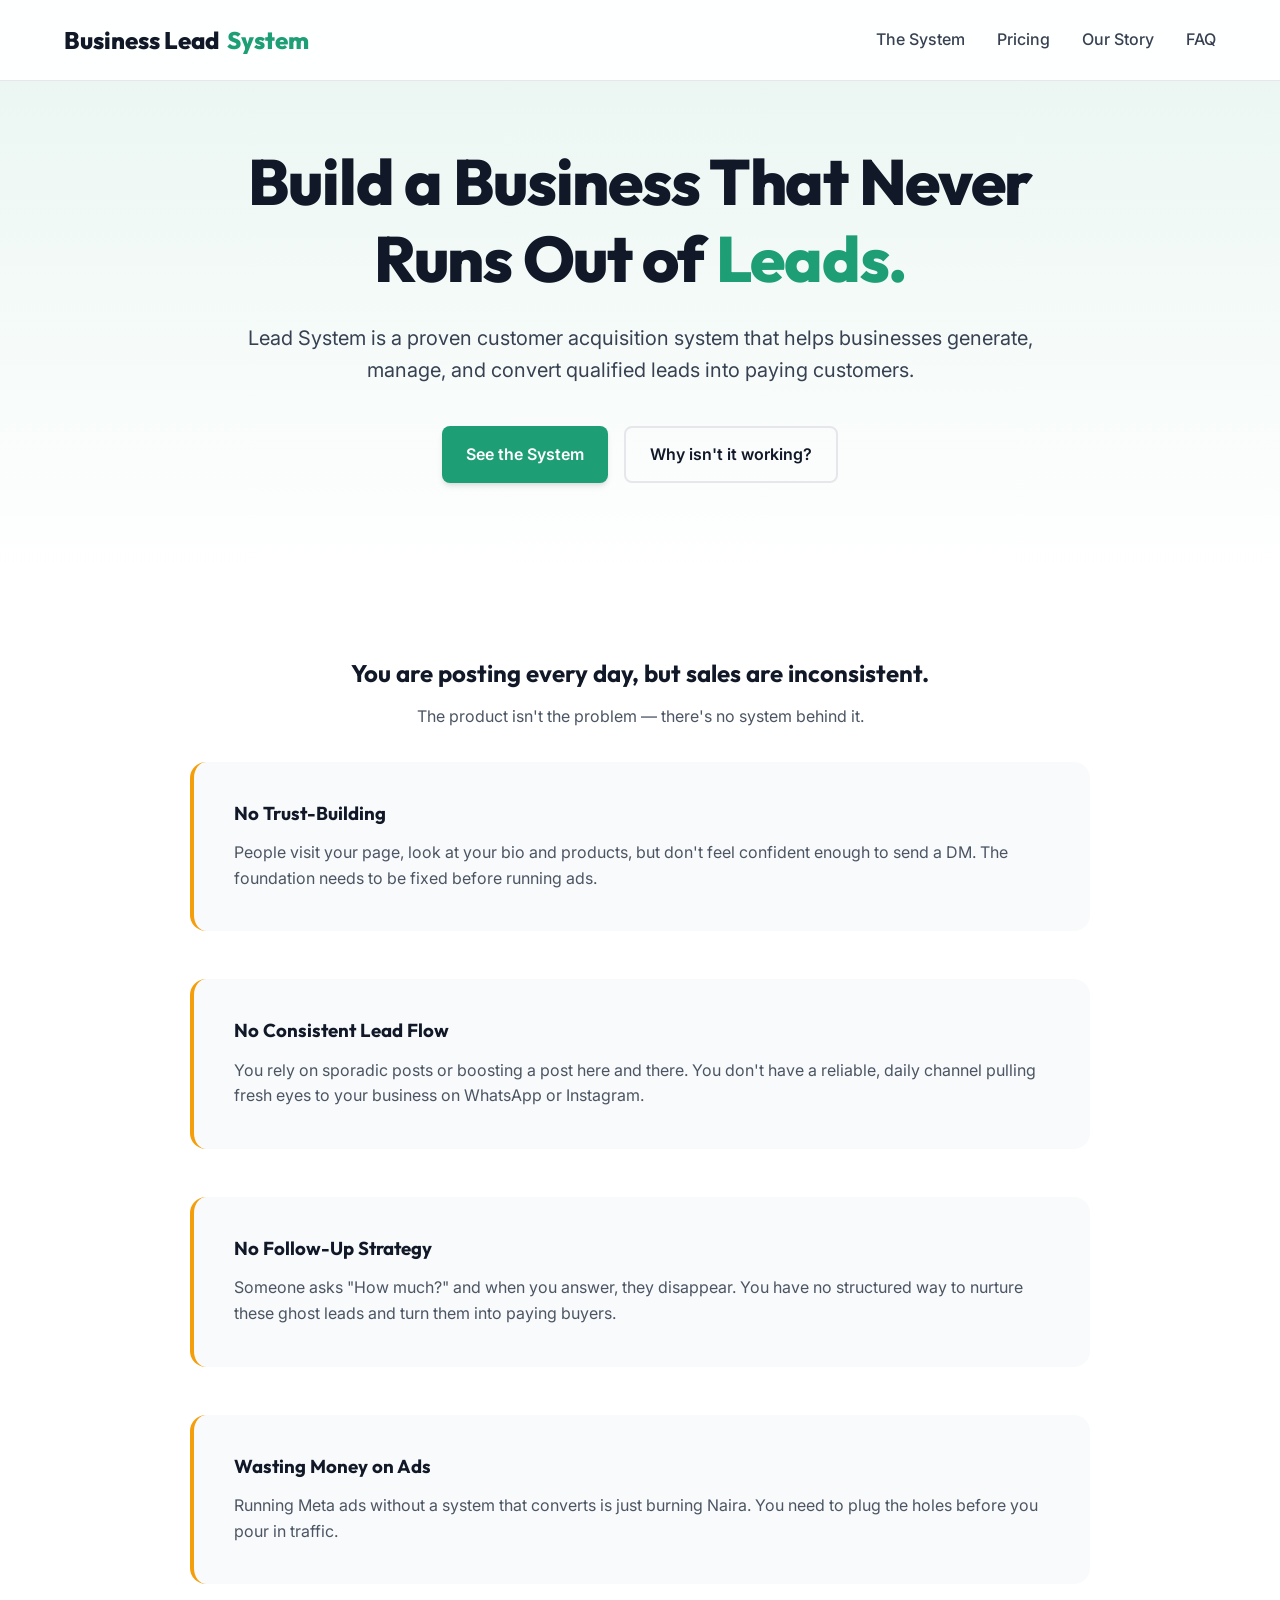
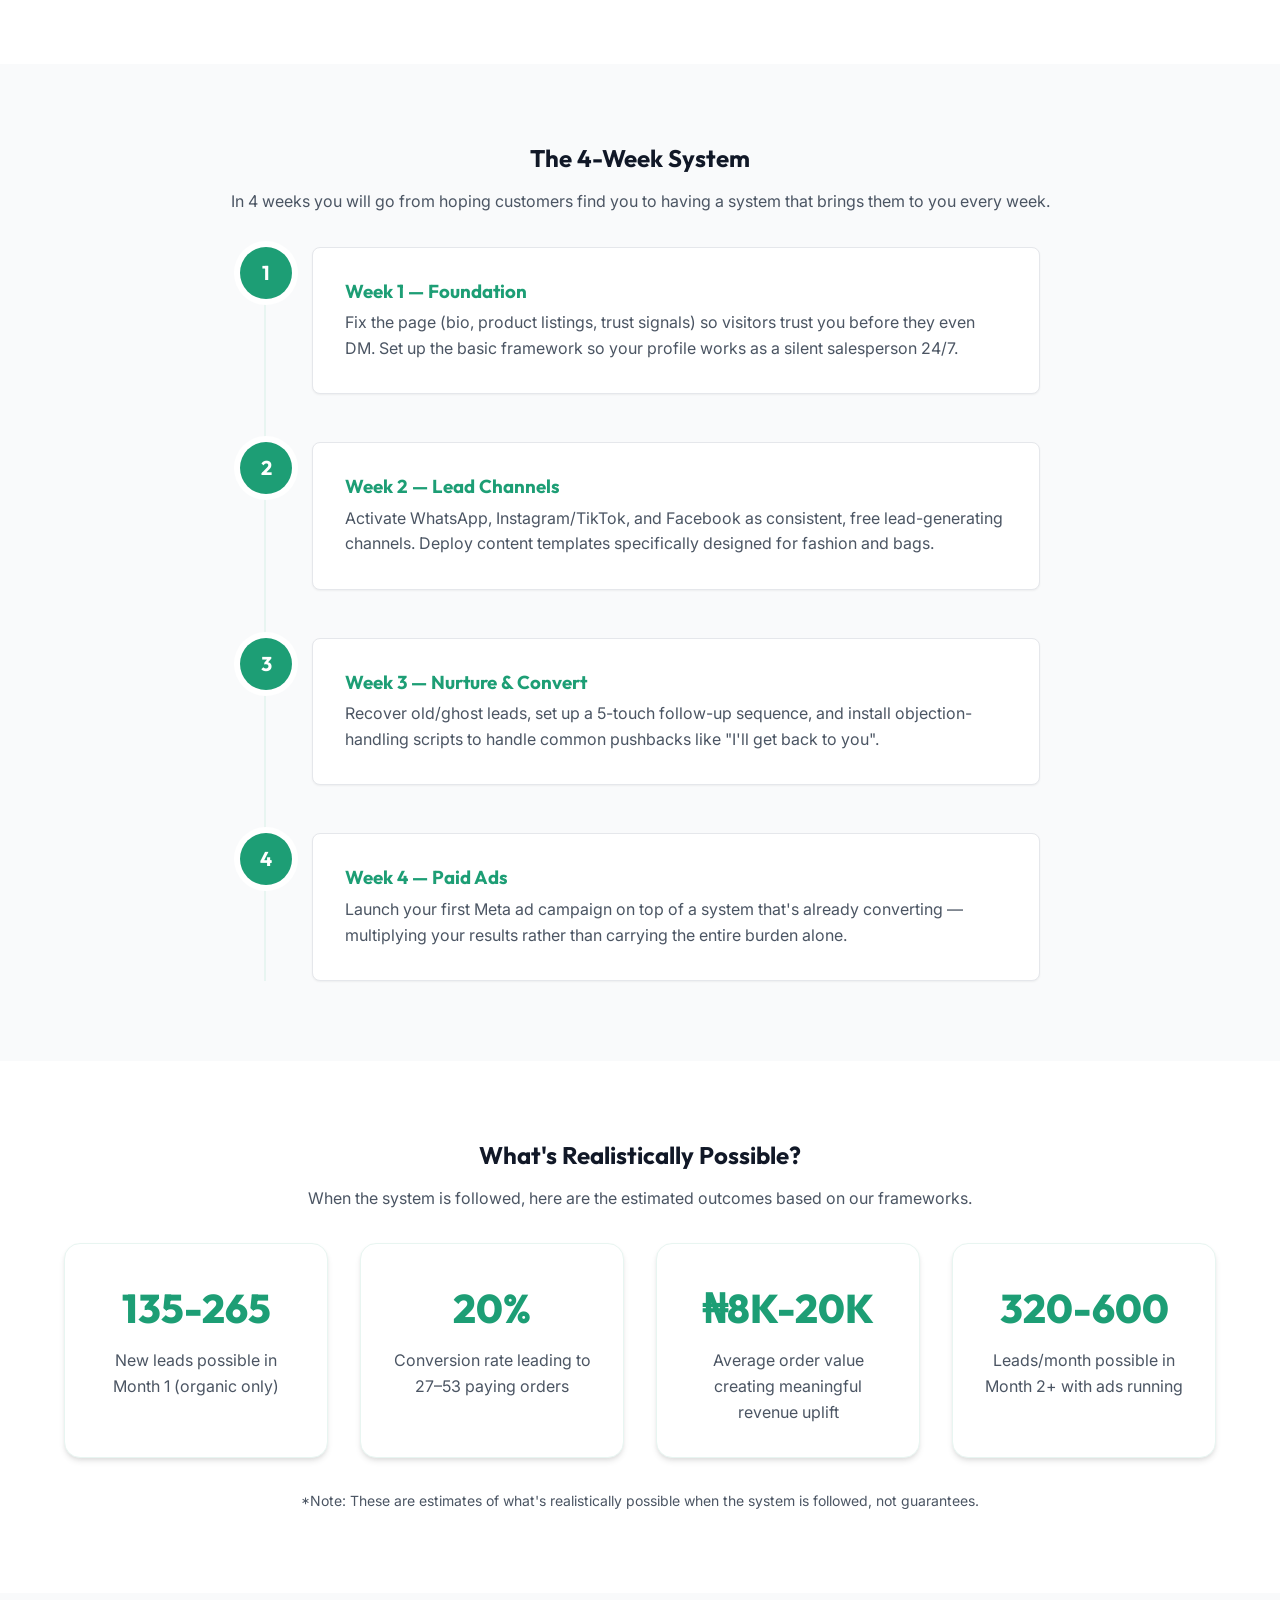
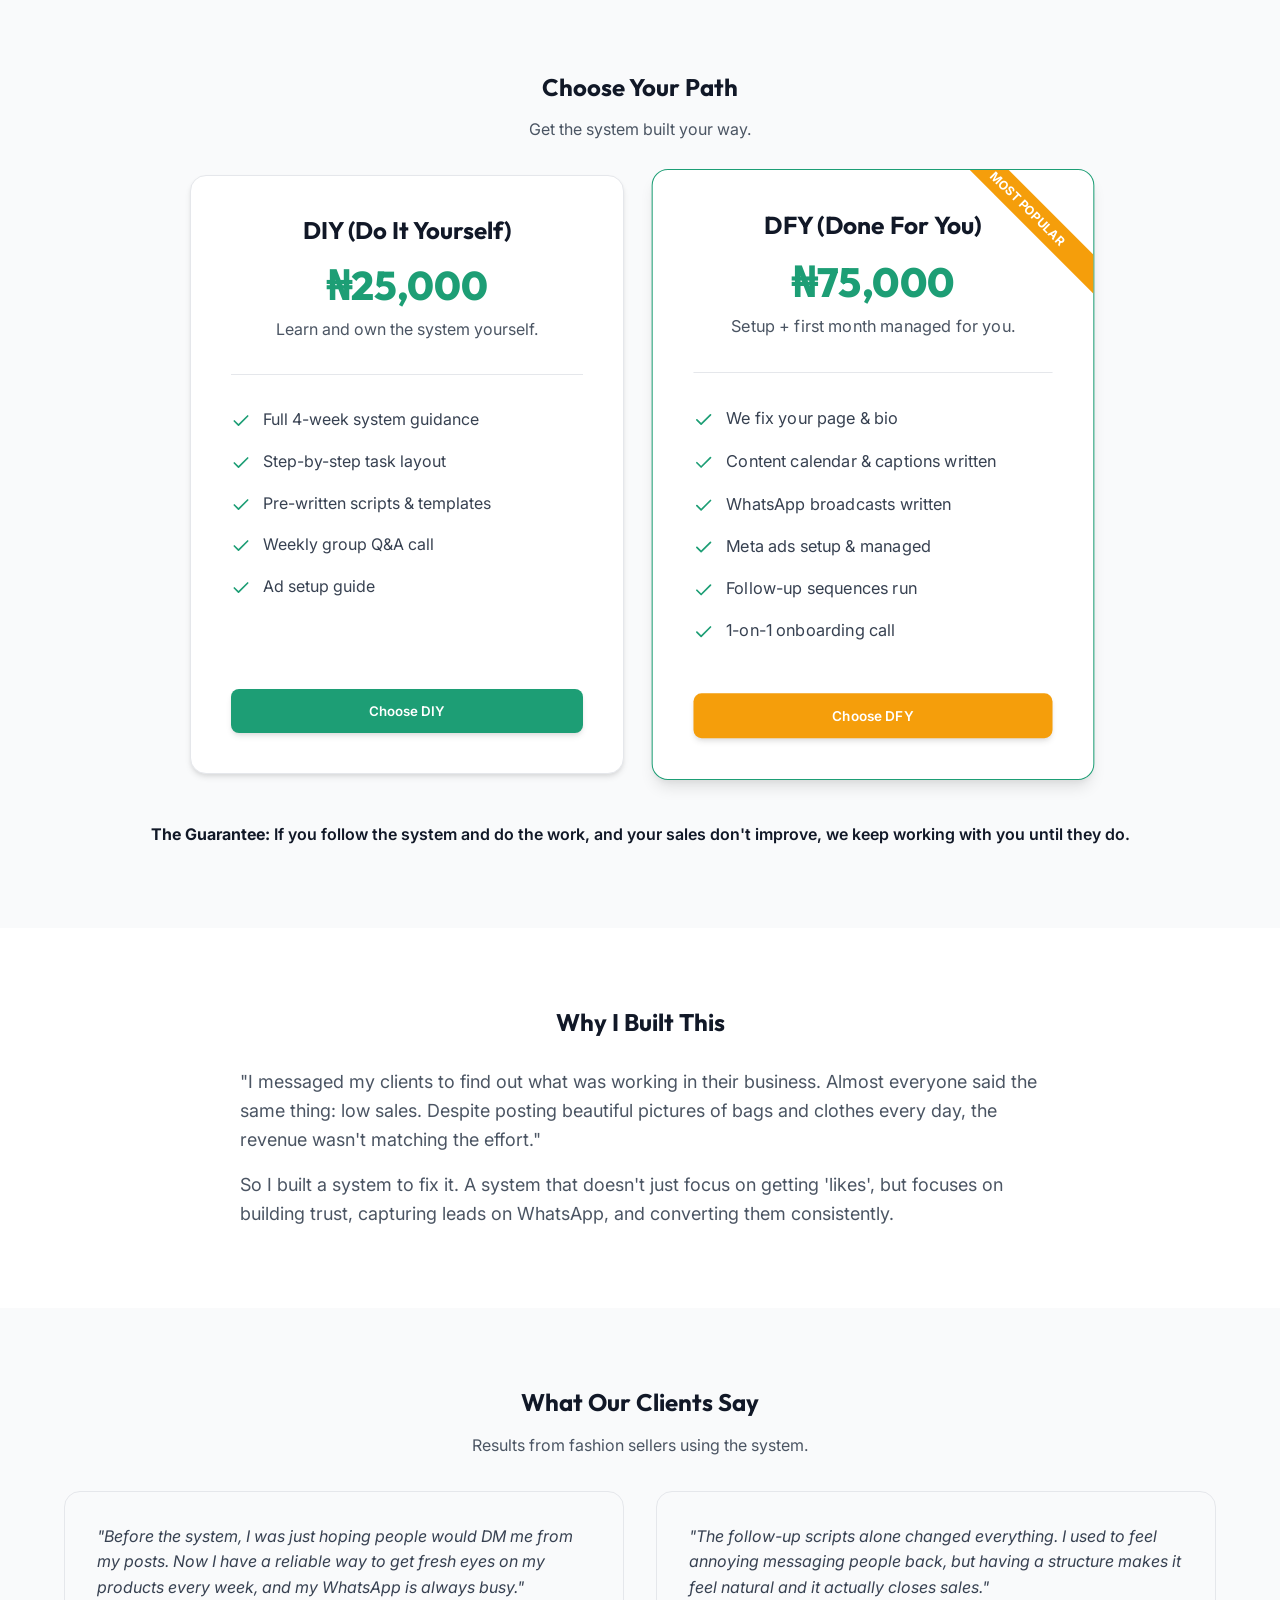
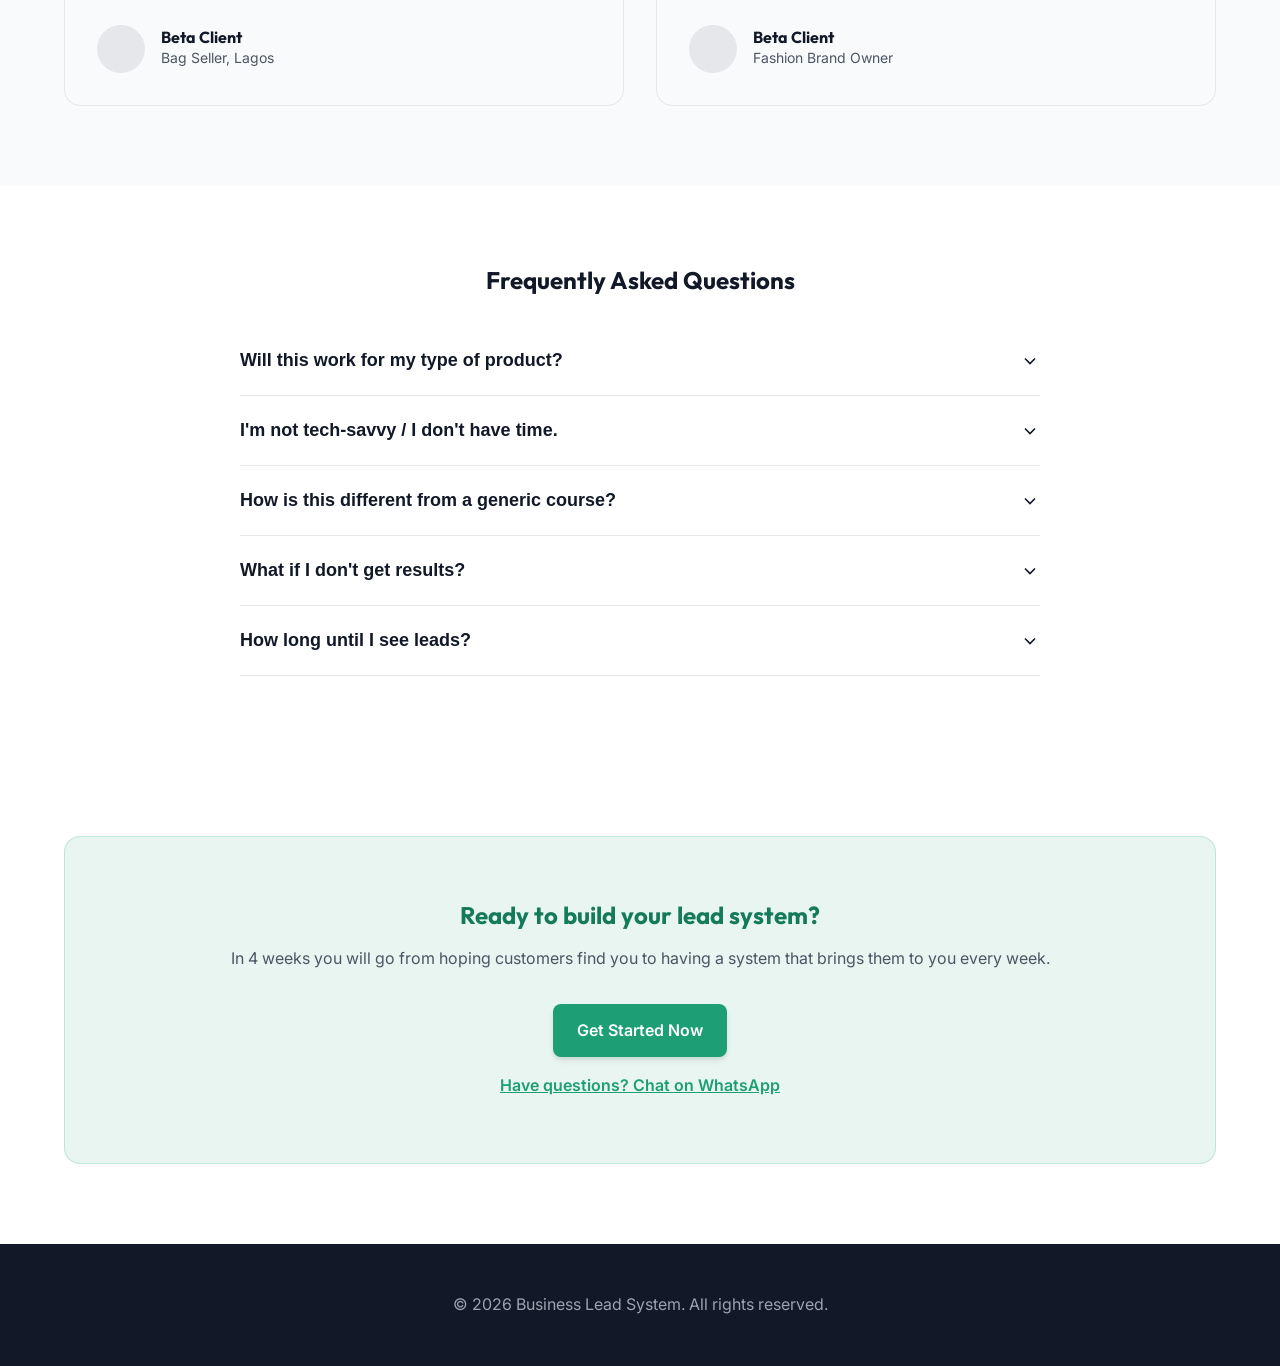
<file: index.html>
<!DOCTYPE html>
<html lang="en">
<head>
  <meta charset="UTF-8">
  <meta name="viewport" content="width=device-width, initial-scale=1.0">
  <title>Business Lead System | Lead System for Nigerian Fashion Sellers</title>
  <link rel="stylesheet" href="index.css">
</head>
<body>

  <!-- Header -->
  <header class="header">
    <div class="container">
      <a href="#" class="logo">
        Business Lead <span>System</span>
      </a>
      <nav class="nav" id="nav-menu">
        <a href="#system">The System</a>
        <a href="#pricing">Pricing</a>
        <a href="#story">Our Story</a>
        <a href="#faq">FAQ</a>
      </nav>
      <button class="mobile-nav-toggle" id="mobile-toggle">
        <span></span><span></span><span></span>
      </button>
    </div>
  </header>

  <!-- Hero Section -->
  <section class="hero">
    <div class="container">
      <div class="hero-content">
        <h1>Build a Business That Never Runs Out of <span>Leads.</span></h1>
        <p>Lead System is a proven customer acquisition system that helps businesses generate, manage, and convert qualified leads into paying customers.</p>
        <div class="hero-actions">
          <a href="#pricing" class="btn btn-primary">See the System</a>
          <a href="#problem" class="btn btn-outline">Why isn't it working?</a>
        </div>
      </div>
    </div>
  </section>

  <!-- Problem Section -->
  <section id="problem" class="section">
    <div class="container">
      <div class="text-center mb-8">
        <h2>You are posting every day, but sales are inconsistent.</h2>
        <p>The product isn't the problem — there's no system behind it.</p>
      </div>
      <div class="problem-grid">
        <div class="problem-card">
          <h3>No Trust-Building</h3>
          <p>People visit your page, look at your bio and products, but don't feel confident enough to send a DM. The foundation needs to be fixed before running ads.</p>
        </div>
        <div class="problem-card">
          <h3>No Consistent Lead Flow</h3>
          <p>You rely on sporadic posts or boosting a post here and there. You don't have a reliable, daily channel pulling fresh eyes to your business on WhatsApp or Instagram.</p>
        </div>
        <div class="problem-card">
          <h3>No Follow-Up Strategy</h3>
          <p>Someone asks "How much?" and when you answer, they disappear. You have no structured way to nurture these ghost leads and turn them into paying buyers.</p>
        </div>
        <div class="problem-card">
          <h3>Wasting Money on Ads</h3>
          <p>Running Meta ads without a system that converts is just burning Naira. You need to plug the holes before you pour in traffic.</p>
        </div>
      </div>
    </div>
  </section>

  <!-- The 4-Week System -->
  <section id="system" class="section section-alt">
    <div class="container">
      <div class="text-center mb-8">
        <h2>The 4-Week System</h2>
        <p>In 4 weeks you will go from hoping customers find you to having a system that brings them to you every week.</p>
      </div>
      
      <div class="timeline">
        <div class="timeline-item">
          <div class="timeline-badge">1</div>
          <div class="timeline-content">
            <h3>Week 1 — Foundation</h3>
            <p>Fix the page (bio, product listings, trust signals) so visitors trust you before they even DM. Set up the basic framework so your profile works as a silent salesperson 24/7.</p>
          </div>
        </div>
        <div class="timeline-item">
          <div class="timeline-badge">2</div>
          <div class="timeline-content">
            <h3>Week 2 — Lead Channels</h3>
            <p>Activate WhatsApp, Instagram/TikTok, and Facebook as consistent, free lead-generating channels. Deploy content templates specifically designed for fashion and bags.</p>
          </div>
        </div>
        <div class="timeline-item">
          <div class="timeline-badge">3</div>
          <div class="timeline-content">
            <h3>Week 3 — Nurture & Convert</h3>
            <p>Recover old/ghost leads, set up a 5-touch follow-up sequence, and install objection-handling scripts to handle common pushbacks like "I'll get back to you".</p>
          </div>
        </div>
        <div class="timeline-item">
          <div class="timeline-badge">4</div>
          <div class="timeline-content">
            <h3>Week 4 — Paid Ads</h3>
            <p>Launch your first Meta ad campaign on top of a system that's already converting — multiplying your results rather than carrying the entire burden alone.</p>
          </div>
        </div>
      </div>
    </div>
  </section>

  <!-- Results Section -->
  <section class="section">
    <div class="container">
      <div class="text-center mb-8">
        <h2>What's Realistically Possible?</h2>
        <p>When the system is followed, here are the estimated outcomes based on our frameworks.</p>
      </div>
      <div class="results-grid">
        <div class="result-card">
          <div class="result-number">135-265</div>
          <p>New leads possible in Month 1 (organic only)</p>
        </div>
        <div class="result-card">
          <div class="result-number">20%</div>
          <p>Conversion rate leading to 27–53 paying orders</p>
        </div>
        <div class="result-card">
          <div class="result-number">₦8K-20K</div>
          <p>Average order value creating meaningful revenue uplift</p>
        </div>
        <div class="result-card">
          <div class="result-number">320-600</div>
          <p>Leads/month possible in Month 2+ with ads running</p>
        </div>
      </div>
      <p class="disclaimer">*Note: These are estimates of what's realistically possible when the system is followed, not guarantees.</p>
    </div>
  </section>

  <!-- Pricing / Sign-Up -->
  <section id="pricing" class="section section-alt">
    <div class="container">
      <div class="text-center mb-8">
        <h2>Choose Your Path</h2>
        <p>Get the system built your way.</p>
      </div>
      
      <div class="pricing-grid">
        <!-- DIY Tier -->
        <div class="pricing-card">
          <div class="pricing-header">
            <h3 class="pricing-name">DIY (Do It Yourself)</h3>
            <div class="pricing-price">₦25,000</div>
            <p>Learn and own the system yourself.</p>
          </div>
          <ul class="pricing-features">
            <li><svg viewBox="0 0 24 24" fill="none" stroke="currentColor" stroke-width="2" stroke-linecap="round" stroke-linejoin="round"><polyline points="20 6 9 17 4 12"></polyline></svg> Full 4-week system guidance</li>
            <li><svg viewBox="0 0 24 24" fill="none" stroke="currentColor" stroke-width="2" stroke-linecap="round" stroke-linejoin="round"><polyline points="20 6 9 17 4 12"></polyline></svg> Step-by-step task layout</li>
            <li><svg viewBox="0 0 24 24" fill="none" stroke="currentColor" stroke-width="2" stroke-linecap="round" stroke-linejoin="round"><polyline points="20 6 9 17 4 12"></polyline></svg> Pre-written scripts & templates</li>
            <li><svg viewBox="0 0 24 24" fill="none" stroke="currentColor" stroke-width="2" stroke-linecap="round" stroke-linejoin="round"><polyline points="20 6 9 17 4 12"></polyline></svg> Weekly group Q&A call</li>
            <li><svg viewBox="0 0 24 24" fill="none" stroke="currentColor" stroke-width="2" stroke-linecap="round" stroke-linejoin="round"><polyline points="20 6 9 17 4 12"></polyline></svg> Ad setup guide</li>
          </ul>
          <button class="btn btn-primary" onclick="initiatePayment('DIY', 25000)">Choose DIY</button>
        </div>

        <!-- DFY Tier -->
        <div class="pricing-card popular">
          <div class="popular-badge">Most Popular</div>
          <div class="pricing-header">
            <h3 class="pricing-name">DFY (Done For You)</h3>
            <div class="pricing-price">₦75,000</div>
            <p>Setup + first month managed for you.</p>
          </div>
          <ul class="pricing-features">
            <li><svg viewBox="0 0 24 24" fill="none" stroke="currentColor" stroke-width="2" stroke-linecap="round" stroke-linejoin="round"><polyline points="20 6 9 17 4 12"></polyline></svg> We fix your page & bio</li>
            <li><svg viewBox="0 0 24 24" fill="none" stroke="currentColor" stroke-width="2" stroke-linecap="round" stroke-linejoin="round"><polyline points="20 6 9 17 4 12"></polyline></svg> Content calendar & captions written</li>
            <li><svg viewBox="0 0 24 24" fill="none" stroke="currentColor" stroke-width="2" stroke-linecap="round" stroke-linejoin="round"><polyline points="20 6 9 17 4 12"></polyline></svg> WhatsApp broadcasts written</li>
            <li><svg viewBox="0 0 24 24" fill="none" stroke="currentColor" stroke-width="2" stroke-linecap="round" stroke-linejoin="round"><polyline points="20 6 9 17 4 12"></polyline></svg> Meta ads setup & managed</li>
            <li><svg viewBox="0 0 24 24" fill="none" stroke="currentColor" stroke-width="2" stroke-linecap="round" stroke-linejoin="round"><polyline points="20 6 9 17 4 12"></polyline></svg> Follow-up sequences run</li>
            <li><svg viewBox="0 0 24 24" fill="none" stroke="currentColor" stroke-width="2" stroke-linecap="round" stroke-linejoin="round"><polyline points="20 6 9 17 4 12"></polyline></svg> 1-on-1 onboarding call</li>
          </ul>
          <button class="btn btn-accent" onclick="initiatePayment('DFY', 75000)">Choose DFY</button>
        </div>
      </div>
      
      <div class="text-center" style="margin-top: 3rem;">
        <p style="font-weight: 600; color: var(--dark);"><strong>The Guarantee:</strong> If you follow the system and do the work, and your sales don't improve, we keep working with you until they do.</p>
      </div>
    </div>
  </section>

  <!-- Origin Story -->
  <section id="story" class="section">
    <div class="container">
      <div class="text-center mb-8">
        <h2>Why I Built This</h2>
      </div>
      <div class="story-wrapper">
        <p class="mb-4">"I messaged my clients to find out what was working in their business. Almost everyone said the same thing: low sales. Despite posting beautiful pictures of bags and clothes every day, the revenue wasn't matching the effort."</p>
        <p>So I built a system to fix it. A system that doesn't just focus on getting 'likes', but focuses on building trust, capturing leads on WhatsApp, and converting them consistently.</p>
      </div>
    </div>
  </section>

  <!-- Testimonials -->
  <section class="section section-alt">
    <div class="container">
      <div class="text-center mb-8">
        <h2>What Our Clients Say</h2>
        <p>Results from fashion sellers using the system.</p>
      </div>
      <div class="testimonial-grid">
        <div class="testimonial-card">
          <p class="testimonial-text">"Before the system, I was just hoping people would DM me from my posts. Now I have a reliable way to get fresh eyes on my products every week, and my WhatsApp is always busy."</p>
          <div class="testimonial-author">
            <div class="author-avatar"></div>
            <div class="author-info">
              <h4>Beta Client</h4>
              <p>Bag Seller, Lagos</p>
            </div>
          </div>
        </div>
        <div class="testimonial-card">
          <p class="testimonial-text">"The follow-up scripts alone changed everything. I used to feel annoying messaging people back, but having a structure makes it feel natural and it actually closes sales."</p>
          <div class="testimonial-author">
            <div class="author-avatar"></div>
            <div class="author-info">
              <h4>Beta Client</h4>
              <p>Fashion Brand Owner</p>
            </div>
          </div>
        </div>
      </div>
    </div>
  </section>

  <!-- FAQ -->
  <section id="faq" class="section">
    <div class="container">
      <div class="text-center mb-8">
        <h2>Frequently Asked Questions</h2>
      </div>
      <div class="faq-list">
        <div class="faq-item">
          <button class="faq-btn">Will this work for my type of product? <svg width="20" height="20" viewBox="0 0 24 24" fill="none" stroke="currentColor" stroke-width="2"><polyline points="6 9 12 15 18 9"></polyline></svg></button>
          <div class="faq-content">
            <p>Yes. This system was built specifically for Nigerian online fashion sellers (bags, clothing, accessories). The templates, scripts, and examples are tailored to your industry, not generic B2B businesses.</p>
          </div>
        </div>
        <div class="faq-item">
          <button class="faq-btn">I'm not tech-savvy / I don't have time. <svg width="20" height="20" viewBox="0 0 24 24" fill="none" stroke="currentColor" stroke-width="2"><polyline points="6 9 12 15 18 9"></polyline></svg></button>
          <div class="faq-content">
            <p>That's exactly why we offer the <strong>DFY (Done For You)</strong> option. We build and run the entire system for you—from page fixes to Meta ads. You just post what we provide and respond to customers.</p>
          </div>
        </div>
        <div class="faq-item">
          <button class="faq-btn">How is this different from a generic course? <svg width="20" height="20" viewBox="0 0 24 24" fill="none" stroke="currentColor" stroke-width="2"><polyline points="6 9 12 15 18 9"></polyline></svg></button>
          <div class="faq-content">
            <p>It's built specifically for Nigerian fashion sellers, with Naira-priced ad budgets, WhatsApp-first workflows, and Nigerian buyer psychology in mind. It's a proven system, not just a bunch of random social media tips.</p>
          </div>
        </div>
        <div class="faq-item">
          <button class="faq-btn">What if I don't get results? <svg width="20" height="20" viewBox="0 0 24 24" fill="none" stroke="currentColor" stroke-width="2"><polyline points="6 9 12 15 18 9"></polyline></svg></button>
          <div class="faq-content">
            <p>If you follow the system, implement the tasks, and your sales don't improve, we commit to continuing to work with you until they do.</p>
          </div>
        </div>
        <div class="faq-item">
          <button class="faq-btn">How long until I see leads? <svg width="20" height="20" viewBox="0 0 24 24" fill="none" stroke="currentColor" stroke-width="2"><polyline points="6 9 12 15 18 9"></polyline></svg></button>
          <div class="faq-content">
            <p>Most sellers start seeing a shift in week 2 when we activate the lead channels, with significant momentum building by week 4 when the ad campaigns launch.</p>
          </div>
        </div>
      </div>
    </div>
  </section>

  <!-- Final CTA -->
  <section class="section">
    <div class="container">
      <div class="cta-box">
        <h2>Ready to build your lead system?</h2>
        <p class="mb-8">In 4 weeks you will go from hoping customers find you to having a system that brings them to you every week.</p>
        <a href="#pricing" class="btn btn-primary">Get Started Now</a>
        <p style="margin-top: 1rem;"><a href="https://wa.me/2348026702776" target="_blank" style="color: var(--primary); font-weight: 600; text-decoration: underline;">Have questions? Chat on WhatsApp</a></p>
      </div>
    </div>
  </section>

  <footer class="footer">
    <div class="container">
      <p>&copy; 2026 Business Lead System. All rights reserved.</p>
    </div>
  </footer>

  <script src="https://js.paystack.co/v1/inline.js"></script>
  <script src="index.js"></script>
</body>
</html>
</file>
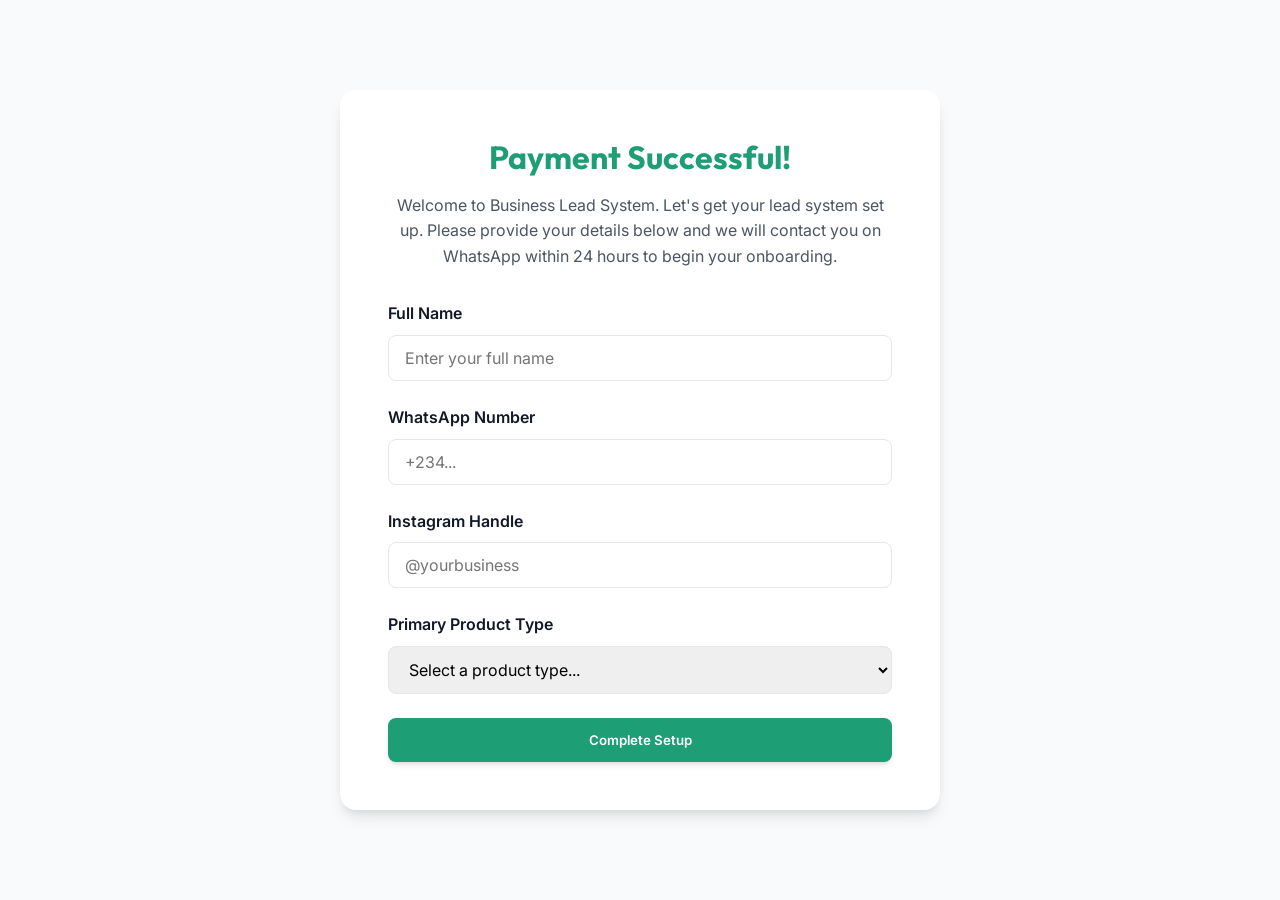
<file: onboarding.html>
<!DOCTYPE html>
<html lang="en">
<head>
  <meta charset="UTF-8">
  <meta name="viewport" content="width=device-width, initial-scale=1.0">
  <title>Welcome to Business Lead System | Onboarding</title>
  <link rel="stylesheet" href="index.css">
</head>
<body>

  <div class="onboarding-wrap">
    <div class="onboarding-card">
      <h1>Payment Successful!</h1>
      <p class="text-center mb-8">Welcome to Business Lead System. Let's get your lead system set up. Please provide your details below and we will contact you on WhatsApp within 24 hours to begin your onboarding.</p>
      
      <form id="onboarding-form" onsubmit="submitOnboarding(event)">
        <div class="form-group">
          <label class="form-label" for="fullName">Full Name</label>
          <input type="text" id="fullName" class="form-control" required placeholder="Enter your full name">
        </div>
        
        <div class="form-group">
          <label class="form-label" for="whatsappNumber">WhatsApp Number</label>
          <input type="tel" id="whatsappNumber" class="form-control" required placeholder="+234...">
        </div>
        
        <div class="form-group">
          <label class="form-label" for="instagramHandle">Instagram Handle</label>
          <input type="text" id="instagramHandle" class="form-control" required placeholder="@yourbusiness">
        </div>
        
        <div class="form-group">
          <label class="form-label" for="productType">Primary Product Type</label>
          <select id="productType" class="form-control" required>
            <option value="">Select a product type...</option>
            <option value="Bags">Bags</option>
            <option value="Clothing">Clothing</option>
            <option value="Accessories">Accessories</option>
            <option value="Other">Other</option>
          </select>
        </div>
        
        <button type="submit" class="btn btn-primary" style="width: 100%;">Complete Setup</button>
      </form>
    </div>
  </div>

  <script>
    function submitOnboarding(e) {
      e.preventDefault();
      alert("Thank you! Your details have been submitted. We will reach out to you on WhatsApp shortly.");
      window.location.href = "index.html"; // Redirect back to home for demo purposes
    }
  </script>
</body>
</html>
</file>
<file: index.css>
@import url('https://fonts.googleapis.com/css2?family=Inter:wght@400;500;600&family=Outfit:wght@600;700;800&display=swap');

:root {
  --primary: #1D9E75;
  --primary-dark: #147A5A;
  --primary-light: #E8F5F1;
  --accent: #F59E0B;
  --accent-dark: #D97706;
  --dark: #111827;
  --dark-light: #374151;
  --text: #4B5563;
  --bg: #FFFFFF;
  --bg-alt: #F9FAFB;
  --border: #E5E7EB;
  
  --font-heading: 'Outfit', sans-serif;
  --font-body: 'Inter', sans-serif;
  
  --shadow-sm: 0 1px 2px 0 rgba(0, 0, 0, 0.05);
  --shadow-md: 0 4px 6px -1px rgba(0, 0, 0, 0.1), 0 2px 4px -1px rgba(0, 0, 0, 0.06);
  --shadow-lg: 0 10px 15px -3px rgba(0, 0, 0, 0.1), 0 4px 6px -2px rgba(0, 0, 0, 0.05);
  
  --radius-md: 0.5rem;
  --radius-lg: 1rem;
  --radius-xl: 1.5rem;
  
  --transition: all 0.3s ease;
}

* { margin: 0; padding: 0; box-sizing: border-box; }
html { scroll-behavior: smooth; font-size: 16px; }
body { font-family: var(--font-body); color: var(--text); background: var(--bg); line-height: 1.6; }

h1, h2, h3, h4, h5, h6 { font-family: var(--font-heading); color: var(--dark); line-height: 1.2; margin-bottom: 1rem; }
a { text-decoration: none; color: inherit; }
ul { list-style: none; }

.container { width: 100%; max-width: 1200px; margin: 0 auto; padding: 0 1.5rem; }
.section { padding: 5rem 0; }
.section-alt { background: var(--bg-alt); }
.text-center { text-align: center; }
.mb-4 { margin-bottom: 1rem; }
.mb-8 { margin-bottom: 2rem; }

/* Buttons */
.btn {
  display: inline-flex; align-items: center; justify-content: center;
  padding: 0.875rem 1.5rem; border-radius: var(--radius-md);
  font-weight: 600; transition: var(--transition);
  cursor: pointer; border: none; font-family: var(--font-body);
}
.btn-primary { background: var(--primary); color: white; box-shadow: var(--shadow-md); }
.btn-primary:hover { background: var(--primary-dark); transform: translateY(-2px); box-shadow: var(--shadow-lg); }
.btn-accent { background: var(--accent); color: white; box-shadow: var(--shadow-md); }
.btn-accent:hover { background: var(--accent-dark); transform: translateY(-2px); box-shadow: var(--shadow-lg); }
.btn-outline { background: transparent; color: var(--dark); border: 2px solid var(--border); }
.btn-outline:hover { border-color: var(--dark); background: var(--dark); color: white; }

/* Header */
.header {
  position: fixed; top: 0; left: 0; width: 100%; z-index: 50;
  background: rgba(255, 255, 255, 0.95); backdrop-filter: blur(10px);
  border-bottom: 1px solid var(--border);
}
.header .container { display: flex; align-items: center; justify-content: space-between; height: 5rem; }
.logo { font-family: var(--font-heading); font-size: 1.5rem; font-weight: 800; color: var(--dark); display: flex; align-items: center; gap: 0.5rem; }
.logo span { color: var(--primary); }
.nav { display: flex; gap: 2rem; }
.nav a { font-weight: 500; color: var(--dark-light); transition: var(--transition); }
.nav a:hover { color: var(--primary); }

/* Hero */
.hero { padding: 9rem 0 6rem; background: linear-gradient(180deg, var(--primary-light) 0%, var(--bg) 100%); }
.hero-content { max-width: 800px; margin: 0 auto; text-align: center; }
.hero h1 { font-size: clamp(2.5rem, 5vw, 4rem); font-weight: 800; color: var(--dark); margin-bottom: 1.5rem; letter-spacing: -0.02em; }
.hero h1 span { color: var(--primary); }
.hero p { font-size: 1.25rem; color: var(--dark-light); margin-bottom: 2.5rem; }
.hero-actions { display: flex; gap: 1rem; justify-content: center; }

/* Problem Section */
.problem-grid { display: grid; grid-template-columns: 1fr; gap: 3rem; align-items: center; max-width: 900px; margin: 0 auto; }
.problem-card { background: var(--bg-alt); padding: 2.5rem; border-radius: var(--radius-lg); border-left: 4px solid var(--accent); }
.problem-card h3 { color: var(--dark); }

/* System (4 Weeks) */
.timeline { position: relative; max-width: 800px; margin: 0 auto; }
.timeline::before {
  content: ''; position: absolute; left: 1.5rem; top: 0; bottom: 0; width: 2px; background: var(--primary-light);
}
.timeline-item { position: relative; padding-left: 4.5rem; margin-bottom: 3rem; }
.timeline-item:last-child { margin-bottom: 0; }
.timeline-badge {
  position: absolute; left: 0; top: 0; width: 3.25rem; height: 3.25rem;
  background: var(--primary); color: white; border-radius: 50%;
  display: flex; align-items: center; justify-content: center;
  font-family: var(--font-heading); font-weight: 700; font-size: 1.25rem;
  box-shadow: 0 0 0 6px var(--bg);
}
.timeline-content { background: var(--bg); padding: 2rem; border-radius: var(--radius-md); box-shadow: var(--shadow-sm); border: 1px solid var(--border); transition: var(--transition); }
.timeline-content:hover { box-shadow: var(--shadow-md); border-color: var(--primary-light); transform: translateY(-2px); }
.timeline-content h3 { color: var(--primary); margin-bottom: 0.5rem; }

/* Results */
.results-grid { display: grid; grid-template-columns: repeat(auto-fit, minmax(250px, 1fr)); gap: 2rem; }
.result-card { text-align: center; padding: 2rem; background: var(--bg); border-radius: var(--radius-lg); box-shadow: var(--shadow-md); border: 1px solid var(--primary-light); }
.result-number { font-size: 2.5rem; font-weight: 800; color: var(--primary); font-family: var(--font-heading); margin-bottom: 0.5rem; }
.disclaimer { text-align: center; font-size: 0.875rem; color: var(--text); margin-top: 2rem; }

/* Pricing */
.pricing-grid { display: grid; grid-template-columns: 1fr; gap: 2rem; max-width: 900px; margin: 0 auto; }
@media (min-width: 768px) { .pricing-grid { grid-template-columns: 1fr 1fr; } }
.pricing-card {
  background: var(--bg); border-radius: var(--radius-lg); padding: 2.5rem;
  border: 1px solid var(--border); display: flex; flex-direction: column;
  box-shadow: var(--shadow-md); position: relative; overflow: hidden;
}
.pricing-card.popular {
  border-color: var(--primary); box-shadow: var(--shadow-lg); transform: scale(1.02);
}
.popular-badge {
  position: absolute; top: 1.5rem; right: -2.5rem; background: var(--accent); color: white;
  padding: 0.25rem 3.5rem; transform: rotate(45deg); font-size: 0.75rem; font-weight: 700; text-transform: uppercase;
}
.pricing-header { text-align: center; margin-bottom: 2rem; border-bottom: 1px solid var(--border); padding-bottom: 2rem; }
.pricing-name { font-size: 1.5rem; font-weight: 700; color: var(--dark); margin-bottom: 0.5rem; }
.pricing-price { font-size: 2.5rem; font-weight: 800; color: var(--primary); font-family: var(--font-heading); }
.pricing-features { flex-grow: 1; margin-bottom: 2rem; }
.pricing-features li { display: flex; align-items: flex-start; gap: 0.75rem; margin-bottom: 1rem; color: var(--dark-light); }
.pricing-features svg { width: 1.25rem; height: 1.25rem; color: var(--primary); flex-shrink: 0; margin-top: 0.25rem; }

/* Testimonials */
.testimonial-grid { display: grid; grid-template-columns: repeat(auto-fit, minmax(300px, 1fr)); gap: 2rem; }
.testimonial-card { background: var(--bg-alt); padding: 2rem; border-radius: var(--radius-lg); border: 1px solid var(--border); }
.testimonial-text { font-style: italic; margin-bottom: 1.5rem; color: var(--dark-light); }
.testimonial-author { display: flex; align-items: center; gap: 1rem; }
.author-avatar { width: 3rem; height: 3rem; border-radius: 50%; background: var(--border); }
.author-info h4 { margin: 0; font-size: 1rem; color: var(--dark); }
.author-info p { margin: 0; font-size: 0.875rem; color: var(--text); }

/* Origin Story */
.story-wrapper { max-width: 800px; margin: 0 auto; font-size: 1.125rem; }

/* FAQ */
.faq-list { max-width: 800px; margin: 0 auto; }
.faq-item { border-bottom: 1px solid var(--border); }
.faq-btn {
  width: 100%; text-align: left; padding: 1.5rem 0; font-size: 1.125rem; font-weight: 600;
  color: var(--dark); background: none; border: none; cursor: pointer; display: flex; justify-content: space-between; align-items: center;
}
.faq-content { display: none; padding-bottom: 1.5rem; color: var(--dark-light); }
.faq-item.active .faq-content { display: block; }
.faq-btn svg { transition: transform 0.3s; }
.faq-item.active .faq-btn svg { transform: rotate(180deg); }

/* CTA */
.cta-box { background: var(--primary-light); padding: 4rem 2rem; border-radius: var(--radius-lg); text-align: center; border: 1px solid rgba(29, 158, 117, 0.2); }
.cta-box h2 { color: var(--primary-dark); }

/* Footer */
.footer { background: var(--dark); color: white; padding: 3rem 0; text-align: center; }
.footer p { color: #9CA3AF; }

/* Onboarding */
.onboarding-wrap { min-height: 100vh; display: flex; align-items: center; justify-content: center; background: var(--bg-alt); padding: 2rem; }
.onboarding-card { background: white; padding: 3rem; border-radius: var(--radius-lg); box-shadow: var(--shadow-lg); max-width: 600px; width: 100%; }
.onboarding-card h1 { text-align: center; color: var(--primary); margin-bottom: 1rem; }
.form-group { margin-bottom: 1.5rem; }
.form-label { display: block; font-weight: 600; margin-bottom: 0.5rem; color: var(--dark); }
.form-control {
  width: 100%; padding: 0.75rem 1rem; border: 1px solid var(--border); border-radius: var(--radius-md);
  font-family: var(--font-body); font-size: 1rem; transition: var(--transition);
}
.form-control:focus { outline: none; border-color: var(--primary); box-shadow: 0 0 0 3px var(--primary-light); }

/* Utility & Mobile Nav */
.mobile-nav-toggle { display: none; background: none; border: none; cursor: pointer; }
.mobile-nav-toggle span { display: block; width: 24px; height: 2px; background: var(--dark); margin: 5px 0; transition: var(--transition); }
@media (max-width: 768px) {
  .nav { display: none; position: absolute; top: 100%; left: 0; width: 100%; background: white; flex-direction: column; padding: 1rem; border-bottom: 1px solid var(--border); gap: 1rem; text-align: center; box-shadow: var(--shadow-md); }
  .nav.active { display: flex; }
  .mobile-nav-toggle { display: block; }
  .hero-actions { flex-direction: column; }
}
</file>
